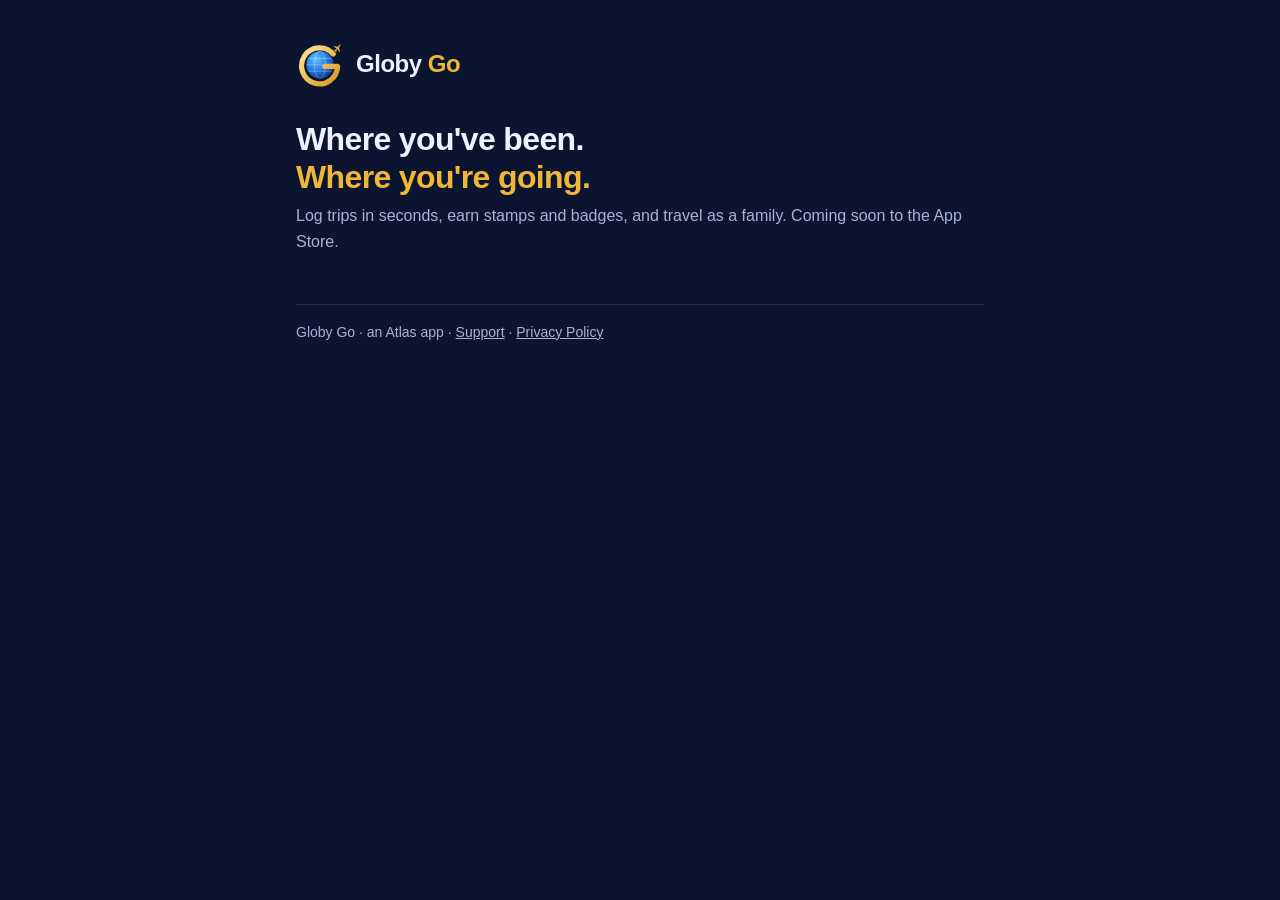
<file: index.html>
<!doctype html>
<html lang="en">
<head>
<meta charset="utf-8">
<meta name="viewport" content="width=device-width, initial-scale=1">
<title>Globy Go</title>
<link rel="icon" href="logo.svg">
<link rel="stylesheet" href="style.css">
</head>
<body>
<main>
  <header><img src="logo.svg" alt=""><a href="./">Globy <span>Go</span></a></header>

  <h1>Where you've been.<br><span style="color:var(--gold)">Where you're going.</span></h1>
  <p class="meta">Log trips in seconds, earn stamps and badges, and travel as a family. Coming soon to the App Store.</p>

  <footer>Globy Go · an Atlas app · <a href="support.html">Support</a> · <a href="privacy.html">Privacy Policy</a></footer>
</main>
</body>
</html>
</file>
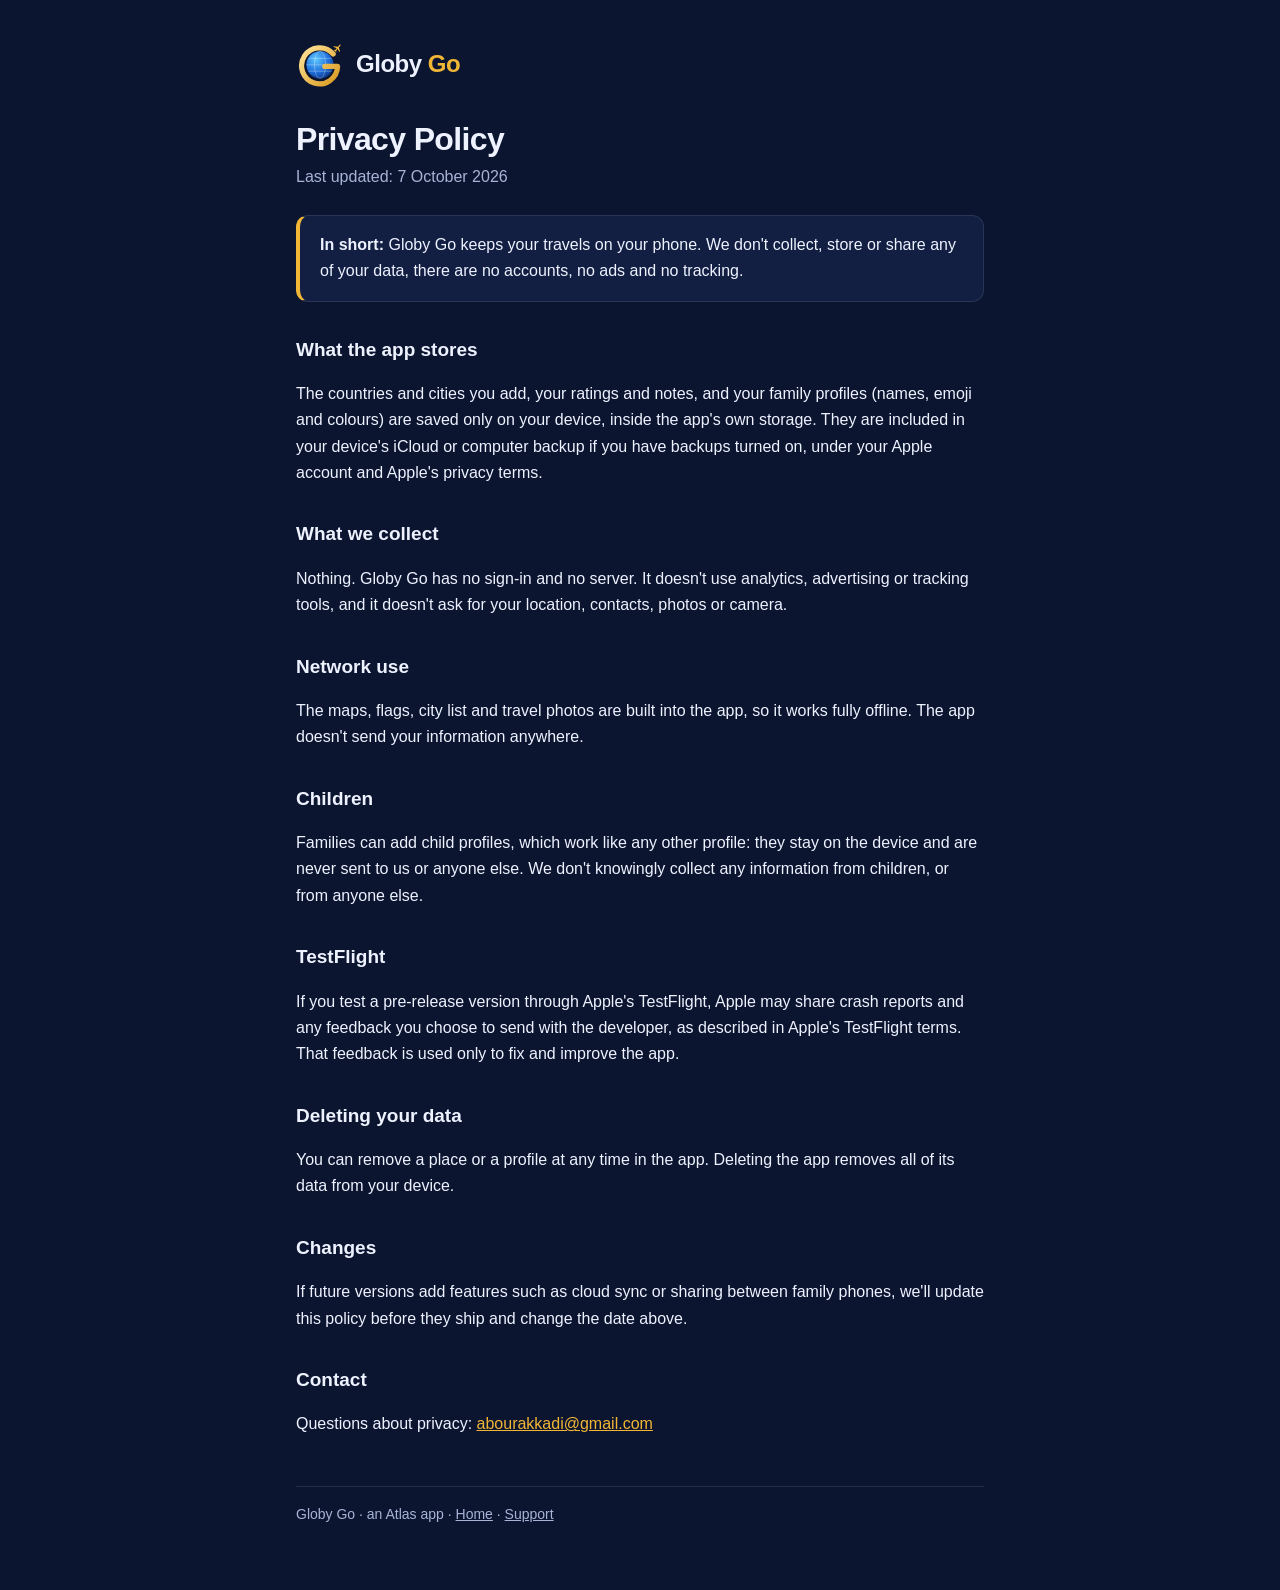
<file: privacy.html>
<!doctype html>
<html lang="en">
<head>
<meta charset="utf-8">
<meta name="viewport" content="width=device-width, initial-scale=1">
<title>Globy Go Privacy Policy</title>
<link rel="icon" href="logo.svg">
<link rel="stylesheet" href="style.css">
</head>
<body>
<main>
  <header><img src="logo.svg" alt=""><a href="./">Globy <span>Go</span></a></header>

  <h1>Privacy Policy</h1>
  <p class="meta">Last updated: 7 October 2026</p>

  <div class="tldr"><p><strong>In short:</strong> Globy Go keeps your travels on your phone. We don't collect, store or share any of your data, there are no accounts, no ads and no tracking.</p></div>

  <h2>What the app stores</h2>
  <p>The countries and cities you add, your ratings and notes, and your family profiles (names, emoji and colours) are saved only on your device, inside the app's own storage. They are included in your device's iCloud or computer backup if you have backups turned on, under your Apple account and Apple's privacy terms.</p>

  <h2>What we collect</h2>
  <p>Nothing. Globy Go has no sign-in and no server. It doesn't use analytics, advertising or tracking tools, and it doesn't ask for your location, contacts, photos or camera.</p>

  <h2>Network use</h2>
  <p>The maps, flags, city list and travel photos are built into the app, so it works fully offline. The app doesn't send your information anywhere.</p>

  <h2>Children</h2>
  <p>Families can add child profiles, which work like any other profile: they stay on the device and are never sent to us or anyone else. We don't knowingly collect any information from children, or from anyone else.</p>

  <h2>TestFlight</h2>
  <p>If you test a pre-release version through Apple's TestFlight, Apple may share crash reports and any feedback you choose to send with the developer, as described in Apple's TestFlight terms. That feedback is used only to fix and improve the app.</p>

  <h2>Deleting your data</h2>
  <p>You can remove a place or a profile at any time in the app. Deleting the app removes all of its data from your device.</p>

  <h2>Changes</h2>
  <p>If future versions add features such as cloud sync or sharing between family phones, we'll update this policy before they ship and change the date above.</p>

  <h2>Contact</h2>
  <p>Questions about privacy: <a href="mailto:abourakkadi@gmail.com">abourakkadi@gmail.com</a></p>

  <footer>Globy Go · an Atlas app · <a href="./">Home</a> · <a href="support.html">Support</a></footer>
</main>
</body>
</html>
</file>
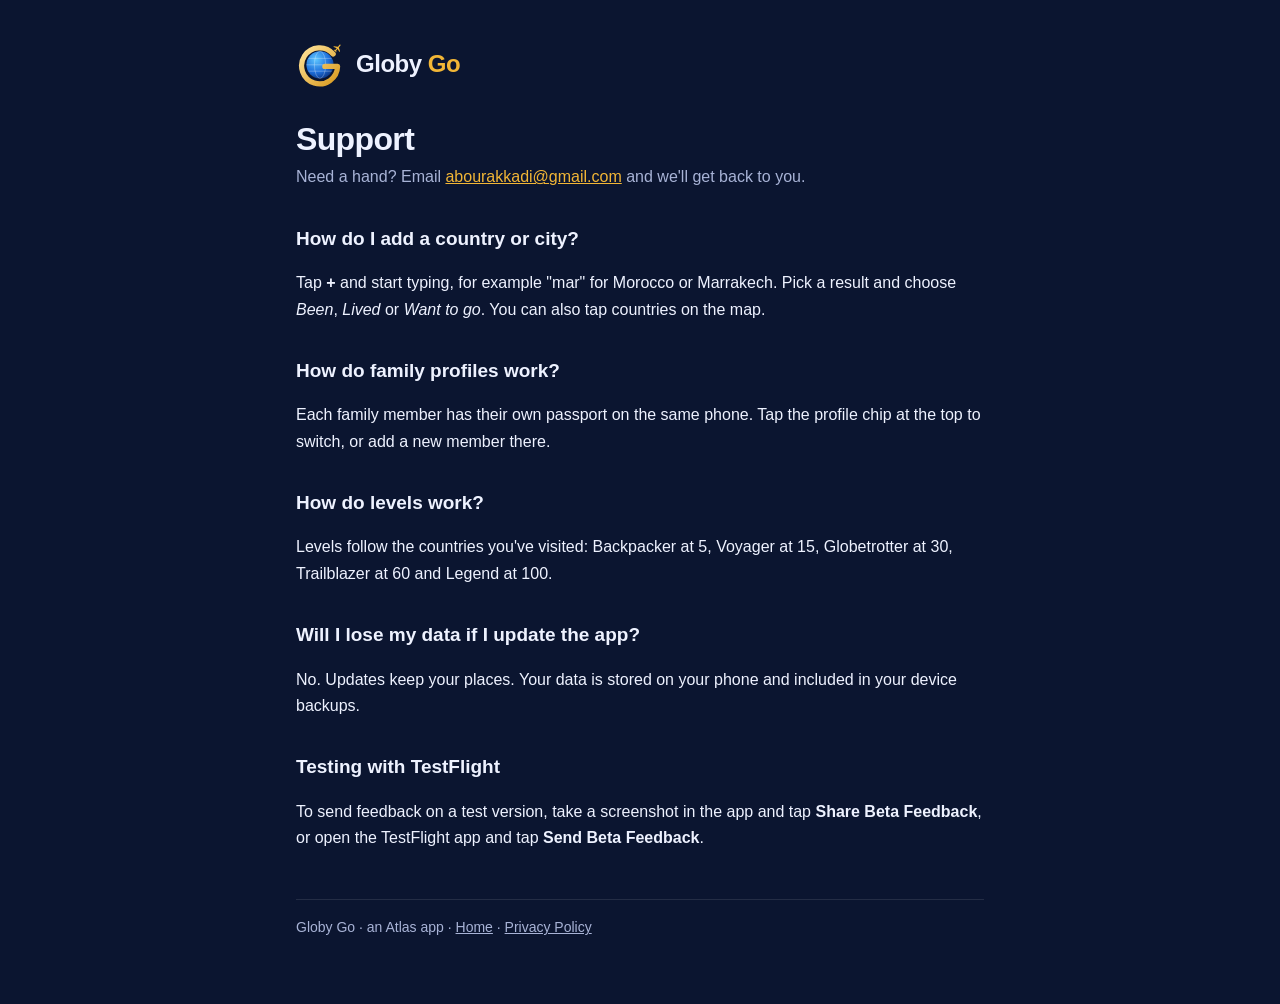
<file: support.html>
<!doctype html>
<html lang="en">
<head>
<meta charset="utf-8">
<meta name="viewport" content="width=device-width, initial-scale=1">
<title>Globy Go Support</title>
<link rel="icon" href="logo.svg">
<link rel="stylesheet" href="style.css">
</head>
<body>
<main>
  <header><img src="logo.svg" alt=""><a href="./">Globy <span>Go</span></a></header>

  <h1>Support</h1>
  <p class="meta">Need a hand? Email <a href="mailto:abourakkadi@gmail.com">abourakkadi@gmail.com</a> and we'll get back to you.</p>

  <h2>How do I add a country or city?</h2>
  <p>Tap <strong>+</strong> and start typing, for example "mar" for Morocco or Marrakech. Pick a result and choose <em>Been</em>, <em>Lived</em> or <em>Want to go</em>. You can also tap countries on the map.</p>

  <h2>How do family profiles work?</h2>
  <p>Each family member has their own passport on the same phone. Tap the profile chip at the top to switch, or add a new member there.</p>

  <h2>How do levels work?</h2>
  <p>Levels follow the countries you've visited: Backpacker at 5, Voyager at 15, Globetrotter at 30, Trailblazer at 60 and Legend at 100.</p>

  <h2>Will I lose my data if I update the app?</h2>
  <p>No. Updates keep your places. Your data is stored on your phone and included in your device backups.</p>

  <h2>Testing with TestFlight</h2>
  <p>To send feedback on a test version, take a screenshot in the app and tap <strong>Share Beta Feedback</strong>, or open the TestFlight app and tap <strong>Send Beta Feedback</strong>.</p>

  <footer>Globy Go · an Atlas app · <a href="./">Home</a> · <a href="privacy.html">Privacy Policy</a></footer>
</main>
</body>
</html>
</file>
<file: style.css>
:root {
  --bg: #0B1530; --card: #121F42; --ink: #EEF2FF; --muted: #A8B3D6; --gold: #F2B636; --line: rgba(255,255,255,.1);
}
* { box-sizing: border-box; }
body {
  margin: 0; background: var(--bg); color: var(--ink);
  font: 16px/1.65 -apple-system, BlinkMacSystemFont, "Segoe UI", Roboto, sans-serif;
}
main { max-width: 720px; margin: 0 auto; padding: 40px 16px 64px; }
header { display: flex; align-items: center; gap: 12px; margin-bottom: 32px; }
header img { width: 48px; height: 48px; }
header a { color: var(--ink); text-decoration: none; font-weight: 800; font-size: 24px; letter-spacing: -.02em; }
header a span { color: var(--gold); }
h1 { font-size: 32px; line-height: 1.2; margin: 0 0 6px; letter-spacing: -.02em; }
h2 { font-size: 19px; margin: 32px 0 8px; }
.meta { color: var(--muted); margin: 0 0 24px; }
.tldr { background: var(--card); border: 1px solid var(--line); border-left: 4px solid var(--gold); border-radius: 12px; padding: 16px 20px; }
.tldr p { margin: 0; }
a { color: var(--gold); }
ul { padding-left: 20px; }
footer { margin-top: 48px; padding-top: 16px; border-top: 1px solid var(--line); color: var(--muted); font-size: 14px; }
footer a { color: var(--muted); }
</file>
